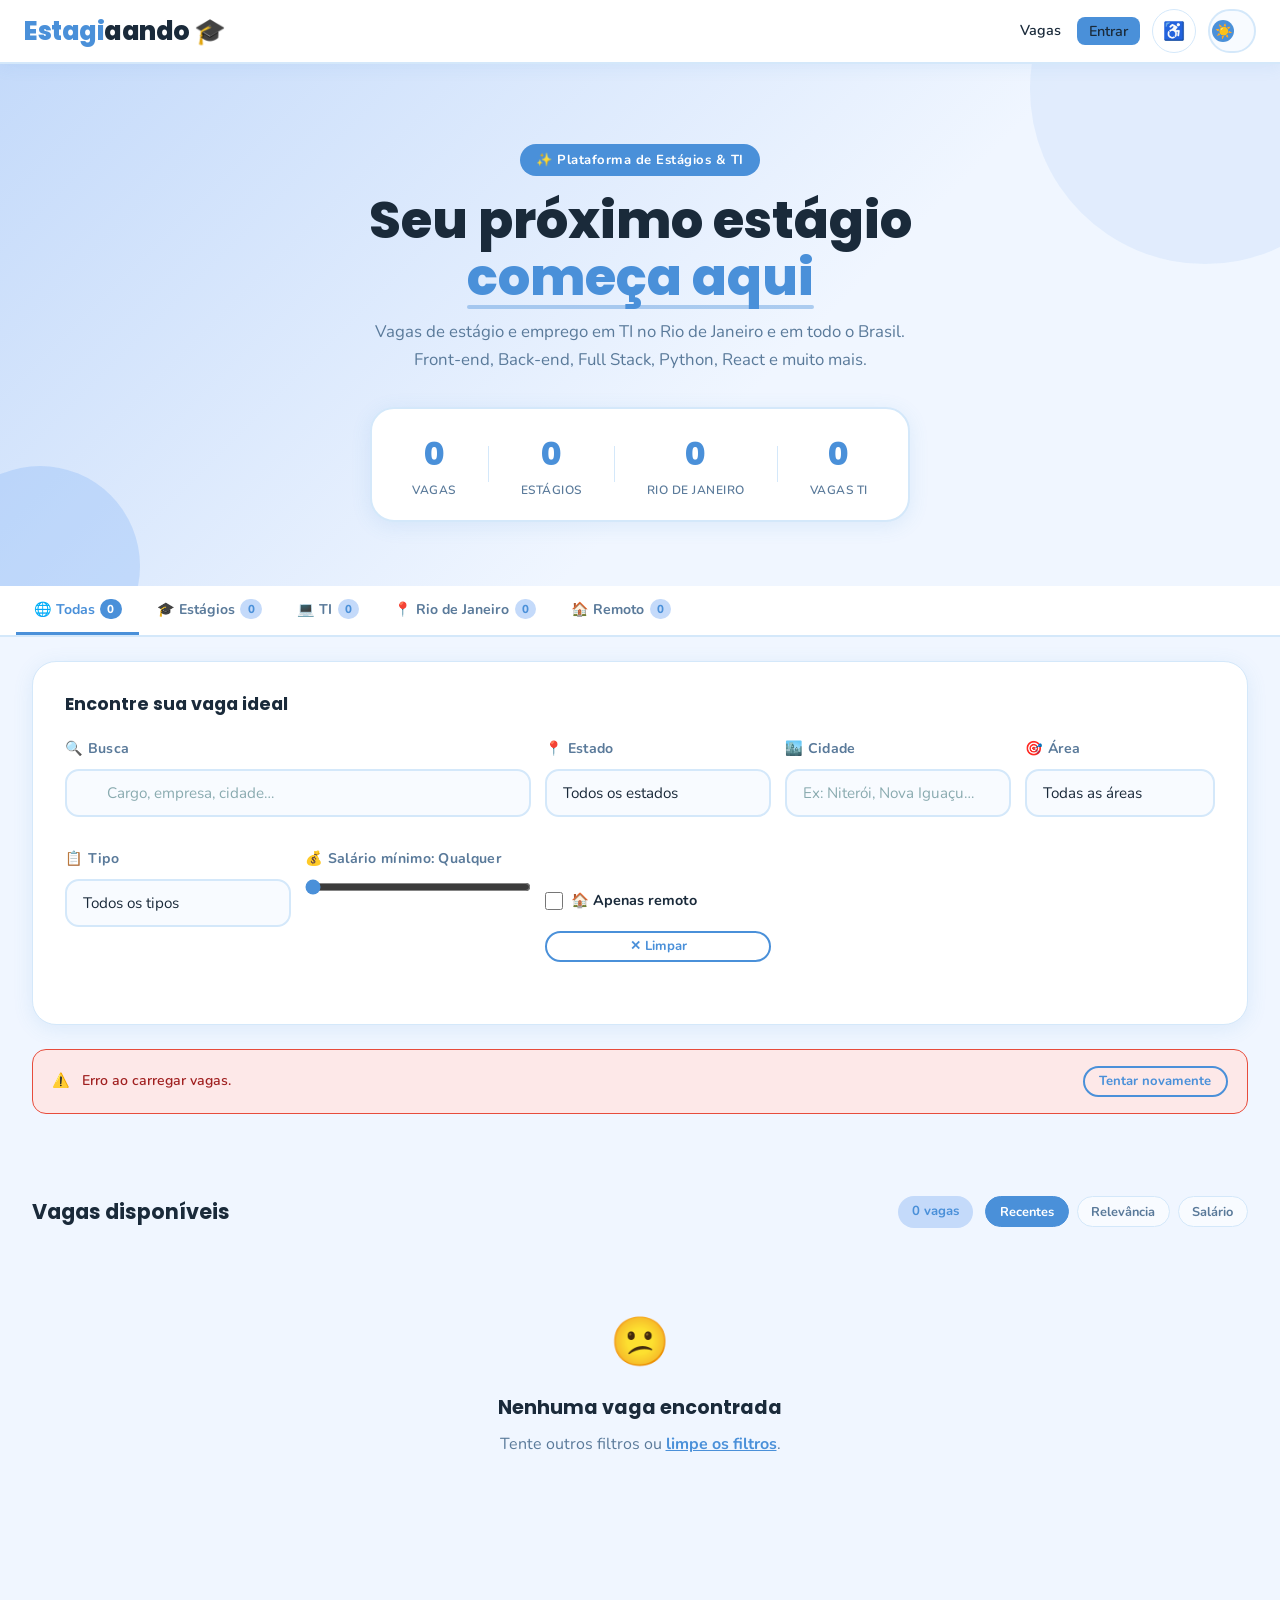
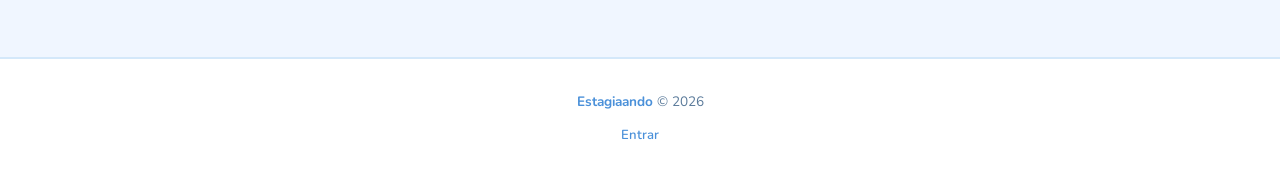
<file: public/estagiando/index.html>
<!DOCTYPE html>
<html lang="pt-BR">
<head>
  <meta charset="UTF-8" />
  <meta name="viewport" content="width=device-width, initial-scale=1.0" />

  <!-- ── SEO ─────────────────────────────────────────────────── -->
  <title>Estagiaando — Vagas de Estágio e TI no Rio de Janeiro e Brasil</title>
  <meta name="description" content="Encontre vagas de estágio e emprego em TI no Rio de Janeiro e em todo o Brasil. Front-end, Back-end, Full Stack, Python, React, DevOps e muito mais. Grátis para estudantes." />
  <meta name="keywords" content="estágio, vaga de estágio, emprego TI, desenvolvedor Rio de Janeiro, estágio programação, estágio tecnologia, estagiando" />
  <meta name="robots" content="index, follow" />
  <link rel="canonical" href="https://estagiaando.com.br/" />

  <!-- ── OPEN GRAPH ────────────────────────────────────────────── -->
  <meta property="og:type"        content="website" />
  <meta property="og:url"         content="https://estagiaando.com.br/" />
  <meta property="og:title"       content="Estagiaando — Vagas de Estágio e TI" />
  <meta property="og:description" content="Conectamos estudantes às melhores oportunidades de estágio em TI e em todo o Brasil. Simples, rápido e gratuito." />
  <meta property="og:image"       content="https://estagiaando.com.br/og-image.png" />
  <meta property="og:locale"      content="pt_BR" />
  <meta name="twitter:card"       content="summary_large_image" />
  <meta name="twitter:title"      content="Estagiaando — Vagas de Estágio e TI" />
  <meta name="twitter:description" content="Vagas de estágio em TI, Rio de Janeiro e todo o Brasil." />

  <!-- ── STRUCTURED DATA ──────────────────────────────────────── -->
  <script type="application/ld+json">
  {
    "@context": "https://schema.org",
    "@type": "WebSite",
    "name": "Estagiaando",
    "url": "https://estagiaando.com.br/",
    "description": "Plataforma de vagas de estágio e emprego em TI para estudantes brasileiros",
    "potentialAction": {
      "@type": "SearchAction",
      "target": "https://estagiaando.com.br/?q={search_term_string}",
      "query-input": "required name=search_term_string"
    }
  }
  </script>

  <!-- ── FAVICON ──────────────────────────────────────────────── -->
  <link rel="icon" href="data:image/svg+xml,<svg xmlns='http://www.w3.org/2000/svg' viewBox='0 0 100 100'><text y='.9em' font-size='90'>🎓</text></svg>" />

  <!-- ── CSS ──────────────────────────────────────────────────── -->
  <link rel="stylesheet" href="css/style.css" />
  <link rel="stylesheet" href="css/index.css" />
  <link rel="preconnect" href="https://fonts.googleapis.com" />
  <link rel="preconnect" href="https://fonts.gstatic.com" crossorigin />
  <link rel="preload"    href="js/main.js"  as="script" />
  <link rel="preload"    href="js/index.js" as="script" />
</head>
<body>

<!-- ══════════════════════════════════════════════════════════════
     NAVBAR
════════════════════════════════════════════════════════════════ -->
<nav class="navbar" role="navigation" aria-label="Navegação principal">
  <a href="index.html" class="navbar-logo" aria-label="Estagiaando — página inicial">
    Estagi<span>aando</span> 🎓
  </a>

  <div class="navbar-direita">
    <ul class="navbar-links" role="list">
      <li><a href="index.html" aria-current="page">Vagas</a></li>
      <li id="link-dashboard" style="display:none">
        <a href="pages/dashboard-estudante.html" id="link-area-usuario">Minha Área</a>
      </li>
      <li id="link-login">
        <a href="pages/login.html" class="btn btn-primario btn-sm">Entrar</a>
      </li>
      <li id="link-sair" style="display:none">
        <a href="#" onclick="encerrarSessao()" class="btn btn-secundario btn-sm">Sair</a>
      </li>
    </ul>

    <!-- Acessibilidade -->
    <div class="acess-widget" id="acess-widget">
      <button class="acess-btn-principal" id="acess-toggle"
              onclick="toggleAcessWidget()"
              aria-label="Opções de acessibilidade"
              aria-expanded="false"
              aria-controls="acess-painel">♿</button>
      <div class="acess-painel" id="acess-painel" aria-hidden="true" role="dialog" aria-label="Acessibilidade">
        <div class="acess-painel-titulo">Acessibilidade</div>
        <div class="acess-opcao">
          <span class="acess-opcao-label">Tamanho da fonte</span>
          <div class="acess-font-controles" role="group" aria-label="Controle de fonte">
            <button class="acess-font-btn" onclick="alterarFonte(-1)" aria-label="Diminuir fonte">A−</button>
            <span class="acess-font-valor" id="acess-font-valor" aria-live="polite">100%</span>
            <button class="acess-font-btn" onclick="alterarFonte(1)"  aria-label="Aumentar fonte">A+</button>
          </div>
        </div>
        <button class="acess-reset" onclick="resetarAcessibilidade()">↺ Resetar</button>
      </div>
    </div>

    <!-- Tema -->
    <button class="btn-tema" onclick="alternarTema()"
            title="Alternar modo escuro"
            aria-label="Alternar tema claro/escuro"></button>

    <!-- Menu mobile -->
    <button class="navbar-menu-btn" id="navbar-menu-btn"
            onclick="toggleMenuMobile()"
            aria-label="Abrir menu de navegação"
            aria-expanded="false"
            aria-controls="navbar-drawer">
      <span></span><span></span><span></span>
    </button>
  </div>
</nav>

<!-- Drawer mobile -->
<nav class="navbar-drawer" id="navbar-drawer" aria-label="Menu mobile">
  <a href="index.html">🏠 Vagas</a>
  <div id="m-link-dashboard" style="display:none">
    <a href="pages/dashboard-estudante.html" id="m-link-area-usuario">🎓 Minha Área</a>
  </div>
  <div id="m-link-login">
    <a href="pages/login.html" class="btn btn-primario btn-sm" style="width:100%">Entrar / Cadastrar</a>
  </div>
  <div id="m-link-sair" style="display:none">
    <a href="#" onclick="encerrarSessao()" class="btn btn-secundario btn-sm" style="width:100%">Sair</a>
  </div>
</nav>

<!-- ══════════════════════════════════════════════════════════════
     HERO
════════════════════════════════════════════════════════════════ -->
<section class="hero" aria-label="Apresentação">
  <div class="container">
    <div class="hero-conteudo animar-entrada">
      <span class="hero-badge">✨ Plataforma de Estágios &amp; TI</span>
      <h1 class="hero-titulo">
        Seu próximo estágio<br/>
        <span class="hero-destaque">começa aqui</span>
      </h1>
      <p class="hero-subtitulo">
        Vagas de estágio e emprego em TI no Rio de Janeiro e em todo o Brasil.<br/>
        Front-end, Back-end, Full Stack, Python, React e muito mais.
      </p>

      <div class="hero-stats" role="region" aria-label="Estatísticas de vagas">
        <div class="stat-item">
          <span class="stat-numero" id="stat-total">—</span>
          <span class="stat-label">Vagas</span>
        </div>
        <div class="stat-divisor" aria-hidden="true"></div>
        <div class="stat-item">
          <span class="stat-numero" id="stat-estagios">—</span>
          <span class="stat-label">Estágios</span>
        </div>
        <div class="stat-divisor" aria-hidden="true"></div>
        <div class="stat-item">
          <span class="stat-numero" id="stat-rj">—</span>
          <span class="stat-label">Rio de Janeiro</span>
        </div>
        <div class="stat-divisor" aria-hidden="true"></div>
        <div class="stat-item">
          <span class="stat-numero" id="stat-ti">—</span>
          <span class="stat-label">Vagas TI</span>
        </div>
      </div>
    </div>
  </div>
  <div class="hero-blob hero-blob-1" aria-hidden="true"></div>
  <div class="hero-blob hero-blob-2" aria-hidden="true"></div>
</section>

<!-- ══════════════════════════════════════════════════════════════
     ABAS
════════════════════════════════════════════════════════════════ -->
<nav class="secao-abas" aria-label="Categorias de vagas">
  <ul class="abas-lista" role="tablist">
    <li role="presentation">
      <button class="aba-btn ativo" role="tab" data-aba="todas"
              aria-selected="true" aria-controls="lista-vagas" id="tab-todas">
        🌐 Todas <span class="aba-badge" id="contador-todas">…</span>
      </button>
    </li>
    <li role="presentation">
      <button class="aba-btn" role="tab" data-aba="estagios"
              aria-selected="false" id="tab-estagios">
        🎓 Estágios <span class="aba-badge" id="contador-estagios">…</span>
      </button>
    </li>
    <li role="presentation">
      <button class="aba-btn" role="tab" data-aba="ti"
              aria-selected="false" id="tab-ti">
        💻 TI <span class="aba-badge" id="contador-ti">…</span>
      </button>
    </li>
    <li role="presentation">
      <button class="aba-btn" role="tab" data-aba="rj"
              aria-selected="false" id="tab-rj">
        📍 Rio de Janeiro <span class="aba-badge" id="contador-rj">…</span>
      </button>
    </li>
    <li role="presentation">
      <button class="aba-btn" role="tab" data-aba="remoto"
              aria-selected="false" id="tab-remoto">
        🏠 Remoto <span class="aba-badge" id="contador-remoto">…</span>
      </button>
    </li>
  </ul>
</nav>

<!-- ══════════════════════════════════════════════════════════════
     FILTROS
════════════════════════════════════════════════════════════════ -->
<section class="secao-filtros" aria-label="Filtros de busca">
  <div class="container">
    <div class="filtros-card card">
      <h2 class="filtros-titulo"> Encontre sua vaga ideal</h2>

      <div class="filtros-grid">

        <!-- Busca textual -->
        <div class="form-grupo filtros-busca">
          <label class="form-label" for="filtro-busca">🔍 Busca</label>
          <div style="position:relative">
            <input class="form-input busca-input" id="filtro-busca"
                   type="search"
                   placeholder="Cargo, empresa, cidade…"
                   autocomplete="off"
                   aria-label="Buscar vagas por cargo, empresa ou cidade" />
            <button class="busca-clear" id="busca-clear"
                    onclick="limparBusca()"
                    aria-label="Limpar busca">✕</button>
          </div>
        </div>

        <!-- Estado -->
        <div class="form-grupo">
          <label class="form-label" for="filtro-estado">📍 Estado</label>
          <select class="form-select" id="filtro-estado" aria-label="Filtrar por estado">
            <option value="">Todos os estados</option>
            <option value="RJ">RJ — Rio de Janeiro ⭐</option>
            <option value="SP">SP — São Paulo</option>
            <option value="MG">MG — Minas Gerais</option>
            <option value="ES">ES — Espírito Santo</option>
            <option value="AC">AC — Acre</option>
            <option value="AL">AL — Alagoas</option>
            <option value="AP">AP — Amapá</option>
            <option value="AM">AM — Amazonas</option>
            <option value="BA">BA — Bahia</option>
            <option value="CE">CE — Ceará</option>
            <option value="DF">DF — Distrito Federal</option>
            <option value="GO">GO — Goiás</option>
            <option value="MA">MA — Maranhão</option>
            <option value="MT">MT — Mato Grosso</option>
            <option value="MS">MS — Mato Grosso do Sul</option>
            <option value="PA">PA — Pará</option>
            <option value="PB">PB — Paraíba</option>
            <option value="PR">PR — Paraná</option>
            <option value="PE">PE — Pernambuco</option>
            <option value="PI">PI — Piauí</option>
            <option value="RN">RN — Rio Grande do Norte</option>
            <option value="RS">RS — Rio Grande do Sul</option>
            <option value="RO">RO — Rondônia</option>
            <option value="RR">RR — Roraima</option>
            <option value="SC">SC — Santa Catarina</option>
            <option value="SE">SE — Sergipe</option>
            <option value="TO">TO — Tocantins</option>
          </select>
        </div>

        <!-- Cidade -->
        <div class="form-grupo">
          <label class="form-label" for="filtro-cidade">🏙️ Cidade</label>
          <input class="form-input" id="filtro-cidade"
                 type="text"
                 placeholder="Ex: Niterói, Nova Iguaçu…"
                 aria-label="Filtrar por cidade" />
        </div>

        <!-- Área -->
        <div class="form-grupo">
          <label class="form-label" for="filtro-area">🎯 Área</label>
          <select class="form-select" id="filtro-area" aria-label="Filtrar por área de atuação">
            <option value="">Todas as áreas</option>
            <option value="tecnologia">💻 Tecnologia</option>
            <option value="saude">🏥 Saúde</option>
            <option value="design">🎨 Design</option>
            <option value="financas">💰 Finanças</option>
            <option value="marketing">📣 Marketing</option>
            <option value="vendas">🛒 Vendas</option>
            <option value="administrativo">🗂 Administrativo</option>
            <option value="rh">👥 Recursos Humanos</option>
            <option value="engenharia">⚙️ Engenharia</option>
            <option value="juridico">⚖️ Jurídico</option>
            <option value="logistica">🚚 Logística</option>
            <option value="educacao">📚 Educação</option>
            <option value="consultoria">🧭 Consultoria</option>
            <option value="geral">🌐 Geral</option>
          </select>
        </div>

        <!-- Tipo -->
        <div class="form-grupo">
          <label class="form-label" for="filtro-tipo">📋 Tipo</label>
          <select class="form-select" id="filtro-tipo" aria-label="Filtrar por tipo de vaga">
            <option value="">Todos os tipos</option>
            <option value="estagio">🎓 Estágio</option>
            <option value="efetivo">💼 CLT/Efetivo</option>
            <option value="remoto">🏠 Remoto</option>
          </select>
        </div>

        <!-- Salário -->
        <div class="form-grupo">
          <label class="form-label" for="filtro-salario">
            💰 Salário mínimo: <span id="filtro-salario-val">Qualquer</span>
          </label>
          <input type="range" id="filtro-salario" min="0" max="5000" step="200" value="0"
                 style="width:100%;accent-color:var(--cor-acento)"
                 aria-label="Filtrar por salário mínimo" />
        </div>

        <!-- Ações -->
        <div class="form-grupo filtros-acao">
          <label class="form-label" style="opacity:0" aria-hidden="true">ação</label>
          <label style="display:flex;align-items:center;gap:.5rem;font-size:.9rem;font-weight:700;cursor:pointer;min-height:44px">
            <input type="checkbox" id="filtro-remoto" style="width:18px;height:18px;accent-color:var(--cor-acento)" />
            🏠 Apenas remoto
          </label>
          <button class="btn btn-secundario btn-sm" onclick="limparFiltros()" aria-label="Limpar todos os filtros">
            ✕ Limpar
          </button>
        </div>

      </div>

      <!-- Chips dos filtros ativos -->
      <div class="filtros-ativos" id="filtros-ativos" aria-label="Filtros ativos" role="list"></div>
    </div>
  </div>
</section>

<!-- ══════════════════════════════════════════════════════════════
     VAGAS
════════════════════════════════════════════════════════════════ -->
<main class="secao-vagas" id="secao-vagas" role="main">
  <div class="container">

    <!-- Erro API -->
    <div class="api-erro-banner" id="api-erro-banner" role="alert">
      <span>⚠️</span>
      <span class="erro-msg">Erro ao carregar vagas.</span>
      <button class="btn btn-sm btn-secundario"
              onclick="location.reload()" style="margin-left:auto">
        Tentar novamente
      </button>
    </div>

    <!-- Status bar -->
    <div class="vagas-status-bar" id="status-bar" role="status" aria-live="polite">
      <div class="status-spinner" aria-hidden="true"></div>
      <span class="status-msg">Buscando vagas…</span>
    </div>

    <!-- Cabeçalho + sort -->
    <div class="vagas-cabecalho">
      <div>
        <h2 class="vagas-titulo">Vagas disponíveis</h2>
      </div>
      <div style="display:flex;align-items:center;gap:.75rem;flex-wrap:wrap">
        <span class="vagas-contador" id="contador-vagas" aria-live="polite">—</span>
        <div class="vagas-sort" role="group" aria-label="Ordenar resultados">
          <button class="sort-btn ativo" data-sort="recentes" aria-pressed="true">Recentes</button>
          <button class="sort-btn" data-sort="relevancia"  aria-pressed="false">Relevância</button>
          <button class="sort-btn" data-sort="salario"     aria-pressed="false">Salário</button>
        </div>
      </div>
    </div>

    <!-- Grid de vagas -->
    <div class="vagas-grid" id="lista-vagas" role="list" aria-label="Lista de vagas"></div>

    <!-- Estado vazio -->
    <div class="vagas-vazio" id="vagas-vazio" style="display:none" role="status">
      <span class="vazio-emoji" aria-hidden="true">😕</span>
      <h3>Nenhuma vaga encontrada</h3>
      <p>Tente outros filtros ou <a href="#" onclick="limparFiltros()">limpe os filtros</a>.</p>
    </div>

    <!-- Carregar mais -->
    <div class="carregar-mais-wrap">
      <button class="btn btn-secundario" id="btn-carregar-mais"
              onclick="carregarMais()"
              style="display:none"
              aria-label="Carregar mais vagas">
        ↓ Carregar mais vagas
      </button>
    </div>

  </div>
</main>

<!-- ══════════════════════════════════════════════════════════════
     MODAL (detalhe de vaga)
════════════════════════════════════════════════════════════════ -->
<div class="modal-overlay" id="modal-overlay"
     onclick="fecharModal()"
     role="dialog"
     aria-modal="true"
     aria-label="Detalhes da vaga">
  <div class="modal" onclick="event.stopPropagation()">
    <button class="modal-fechar" onclick="fecharModal()"
            aria-label="Fechar modal">✕</button>
    <div id="modal-conteudo"></div>
  </div>
</div>

<!-- ══════════════════════════════════════════════════════════════
     FOOTER
════════════════════════════════════════════════════════════════ -->
<footer role="contentinfo">
  <p><strong>Estagiaando</strong> &copy; 2026</p>
  
  <nav class="footer-links" aria-label="Links do rodapé">
    <a href="pages/login.html">Entrar</a>
  </nav>
</footer>

<!-- ── SCRIPTS ───────────────────────────────────────────────── -->
<script src="js/main.js"></script>
<script src="js/index.js"></script>

</body>
</html>
</file>
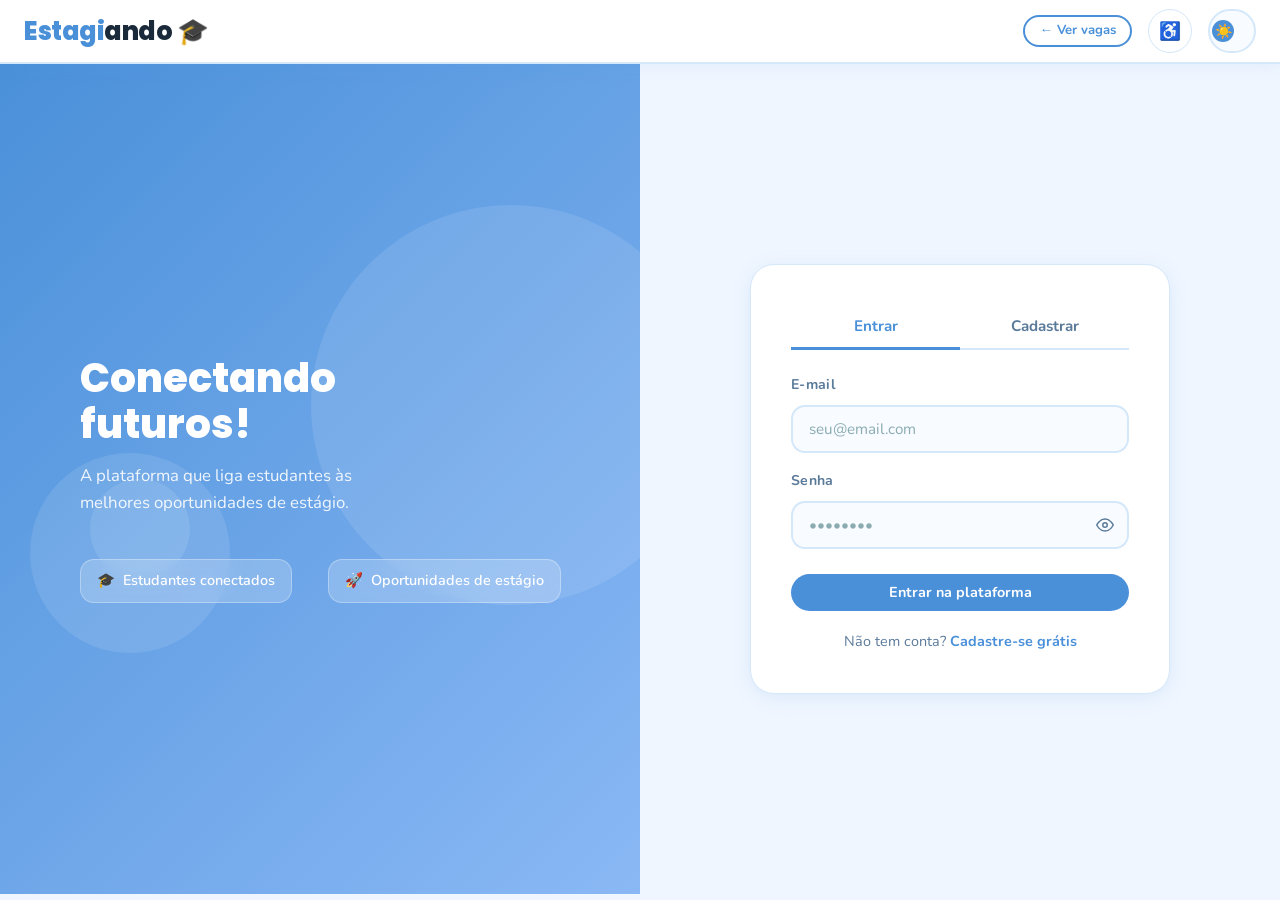
<file: public/estagiando/pages/dashboard-estudante.html>
<!DOCTYPE html>
<html lang="pt-BR">
<head>
  <meta charset="UTF-8" />
  <meta name="viewport" content="width=device-width, initial-scale=1.0" />
  <title>Estagiando — Meu Perfil</title>
  <meta name="robots" content="noindex" />
  <link rel="icon" href="data:image/svg+xml,<svg xmlns='http://www.w3.org/2000/svg' viewBox='0 0 100 100'><text y='.9em' font-size='90'>🎓</text></svg>" />
  <link rel="stylesheet" href="../css/style.css" />
  <link rel="stylesheet" href="../css/dashboard.css" />
</head>
<body>

<nav class="navbar" role="navigation" aria-label="Navegação">
  <a href="../index.html" class="navbar-logo">Estagi<span>ando</span> 🎓</a>
  <div class="navbar-direita">
    <ul class="navbar-links">
      <li><a href="../index.html">← Ver vagas</a></li>
      <li><a href="#" onclick="encerrarSessao()" class="btn btn-secundario btn-sm">Sair</a></li>
    </ul>
    <div class="acess-widget" id="acess-widget">
      <button class="acess-btn-principal" id="acess-toggle"
              onclick="toggleAcessWidget()"
              aria-label="Acessibilidade"
              aria-expanded="false">♿</button>
      <div class="acess-painel" id="acess-painel" aria-hidden="true">
        <div class="acess-painel-titulo">Acessibilidade</div>
        <div class="acess-opcao">
          <span class="acess-opcao-label">Tamanho da fonte</span>
          <div class="acess-font-controles">
            <button class="acess-font-btn" onclick="alterarFonte(-1)" aria-label="Diminuir fonte">A−</button>
            <span class="acess-font-valor" id="acess-font-valor" aria-live="polite">100%</span>
            <button class="acess-font-btn" onclick="alterarFonte(1)"  aria-label="Aumentar fonte">A+</button>
          </div>
        </div>
        <button class="acess-reset" onclick="resetarAcessibilidade()">↺ Resetar</button>
      </div>
    </div>
    <button class="btn-tema" onclick="alternarTema()" aria-label="Alternar tema"></button>
  </div>
</nav>

<main class="dashboard-pagina container" role="main">

  <div class="perfil-header card animar-entrada">
    <div class="perfil-avatar" id="perfil-avatar" aria-hidden="true">?</div>
    <div class="perfil-info">
      <h1 class="perfil-nome" id="perfil-nome">Carregando…</h1>
      <p class="perfil-email" id="perfil-email"></p>
      <div class="perfil-tags">
        <span class="tag" id="perfil-area-tag">—</span>
        <span class="tag tag-tech">🎓 Estudante</span>
      </div>
    </div>
  </div>

  <div class="dash-stats animar-entrada" role="region" aria-label="Estatísticas de vagas">
    <div class="dash-stat-card card">
      <span class="dash-stat-numero" id="stat-vagas-disponiveis">0</span>
      <span class="dash-stat-label">Vagas disponíveis</span>
    </div>
    <div class="dash-stat-card card">
      <span class="dash-stat-numero" id="stat-rj">0</span>
      <span class="dash-stat-label">Vagas no RJ</span>
    </div>
    <div class="dash-stat-card card">
      <span class="dash-stat-numero" id="stat-estagios">0</span>
      <span class="dash-stat-label">Estágios</span>
    </div>
  </div>

  <div class="dash-secao animar-entrada">
    <h2 class="dash-secao-titulo">⭐ Vagas recomendadas para você</h2>
    <div id="dash-loading" style="text-align:center;padding:2rem;color:var(--texto-secundario)">
      <span class="spinner">⏳</span> Buscando vagas…
    </div>
    <div class="vagas-grid" id="vagas-recomendadas" role="list" aria-label="Vagas recomendadas"></div>
  </div>

</main>

<footer role="contentinfo">
  <p>Feito com ❤️ · <strong>Estagiando</strong> &copy; 2025</p>
</footer>

<script src="../js/main.js"></script>
<script src="../js/dashboard-estudante.js"></script>
</body>
</html>
</file>
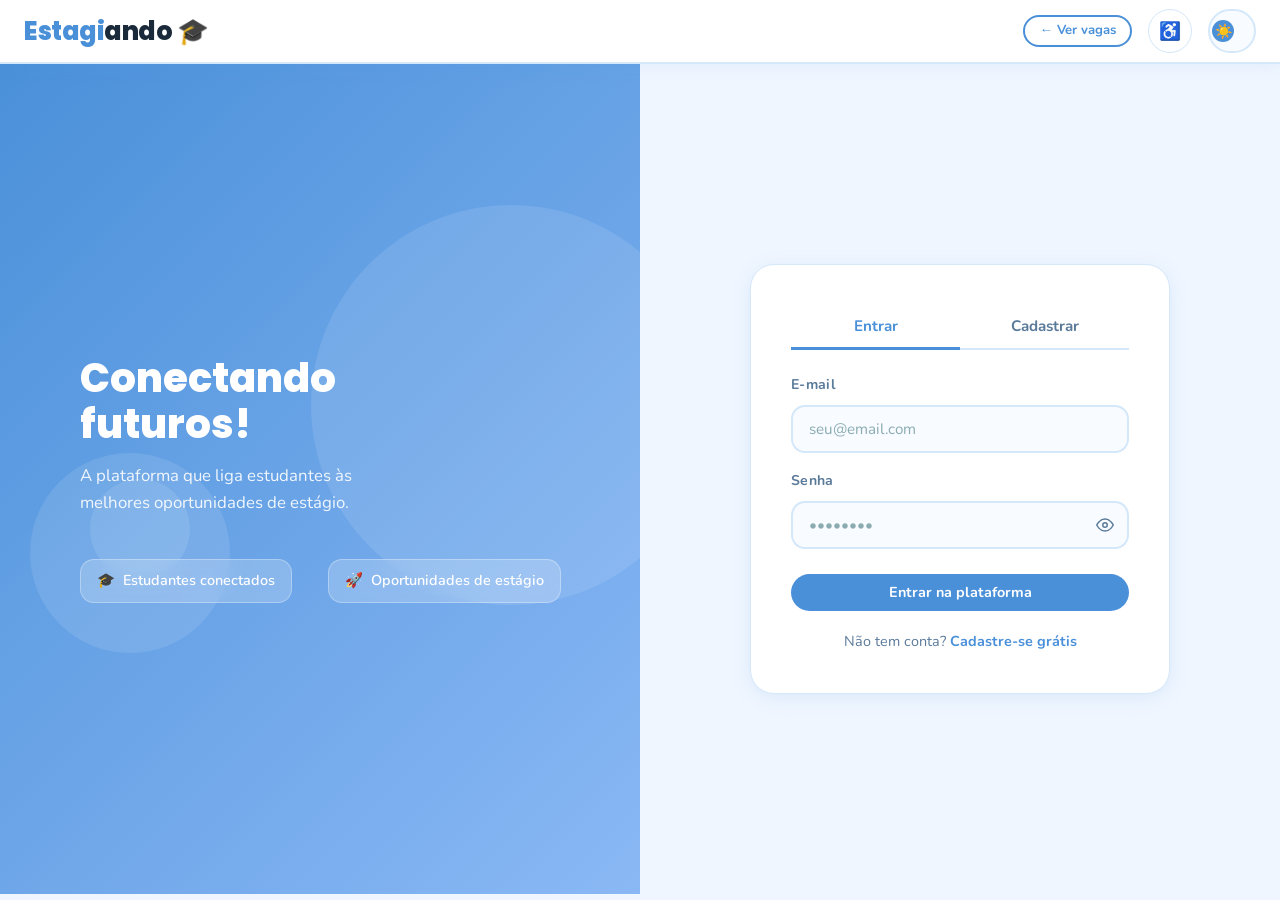
<file: public/estagiando/pages/login.html>
<!DOCTYPE html>

<html lang="pt-BR">
<head>
  <meta charset="UTF-8" />
  <meta name="viewport" content="width=device-width, initial-scale=1.0" />
  <title>Estagiando — Entrar</title>
  <link rel="icon" href="data:image/svg+xml,<svg xmlns='http://www.w3.org/2000/svg' viewBox='0 0 100 100'><text y='.9em' font-size='90'>🎓</text></svg>" />

  <link rel="stylesheet" href="../css/style.css" />
  <link rel="stylesheet" href="../css/login.css" />
</head>
<body>

  <nav class="navbar">
    <a href="../index.html" class="navbar-logo">Estagi<span>ando</span> 🎓</a>
    <div style="display:flex;align-items:center;gap:1rem">
      <a href="../index.html" class="btn btn-secundario btn-sm">← Ver vagas</a>
      <div class="acess-widget" id="acess-widget">
        <button class="acess-btn-principal" id="acess-toggle" onclick="toggleAcessWidget()" aria-label="Opções de acessibilidade" title="Acessibilidade">♿</button>
        <div class="acess-painel" id="acess-painel" aria-hidden="true">
          <div class="acess-painel-titulo">Acessibilidade</div>
          <div class="acess-opcao">
            <span class="acess-opcao-label">Tamanho da fonte</span>
            <div class="acess-font-controles">
              <button class="acess-font-btn" onclick="alterarFonte(-1)" aria-label="Diminuir fonte" title="Diminuir fonte">A−</button>
              <span class="acess-font-valor" id="acess-font-valor">100%</span>
              <button class="acess-font-btn" onclick="alterarFonte(1)" aria-label="Aumentar fonte" title="Aumentar fonte">A+</button>
            </div>
          </div>
          <button class="acess-reset" onclick="resetarAcessibilidade()">↺ Resetar</button>
        </div>
      </div>
      <button class="btn-tema" onclick="alternarTema()" title="Alternar modo escuro" aria-label="Alternar tema"></button>
    </div>
  </nav>

  <main class="login-pagina">

    <div class="login-painel-esq">
      <div class="login-ilustracao">
        <div class="ilustr-circulo grande"></div>
        <div class="ilustr-circulo medio"></div>
        <div class="ilustr-circulo pequeno"></div>

        <div class="ilustr-texto">
          <h2>Conectando<br/>futuros!</h2>
          <p>A plataforma que liga estudantes às melhores oportunidades de estágio.</p>

          <div class="mini-card">
            <span>🎓</span> Estudantes conectados
          </div>
          <div class="mini-card" style="margin-left:2rem;margin-top:0.6rem">
            <span>🚀</span> Oportunidades de estágio
          </div>
        </div>
      </div>
    </div>

    <div class="login-painel-dir">
      <div class="login-form-container card animar-entrada">

        <div class="abas">
          <button class="aba ativo" id="aba-login" onclick="mostrarAba('login')">
            Entrar
          </button>
          <button class="aba" id="aba-cadastro" onclick="mostrarAba('cadastro')">
            Cadastrar
          </button>
        </div>

        <div id="alerta-login" class="alerta"></div>

        <div id="form-login">
          <div class="form-grupo">
            <label class="form-label" for="login-email">E-mail</label>
            <input
              class="form-input"
              type="email"
              id="login-email"
              placeholder="seu@email.com"
            />
          </div>

          <div class="form-grupo">
            <label class="form-label" for="login-senha">Senha</label>
            <div class="input-senha-wrapper">
              <input
                class="form-input"
                type="password"
                id="login-senha"
                placeholder="••••••••"
              />
              <button type="button" class="btn-olho" onclick="alternarSenha('login-senha', this)" aria-label="Mostrar/ocultar senha" title="Mostrar senha">
                <svg id="olho-login-senha" width="18" height="18" viewBox="0 0 24 24" fill="none" stroke="currentColor" stroke-width="2" stroke-linecap="round" stroke-linejoin="round"><path d="M1 12s4-8 11-8 11 8 11 8-4 8-11 8-11-8-11-8z"/><circle cx="12" cy="12" r="3"/></svg>
              </button>
            </div>
          </div>

          <button class="btn btn-primario" style="width:100%;margin-top:0.5rem" onclick="fazerLogin()">
            Entrar na plataforma
          </button>

          <p class="link-alternar">
            Não tem conta?
            <a href="#" onclick="mostrarAba('cadastro')">Cadastre-se grátis</a>
          </p>
        </div>

        <div id="form-cadastro" style="display:none">

          <div class="form-grupo">
            <label class="form-label" for="cad-nome" id="label-nome">Nome completo</label>
            <input
              class="form-input"
              type="text"
              id="cad-nome"
              placeholder="Seu nome"
            />
          </div>

          <div class="form-grupo">
            <label class="form-label" for="cad-email">E-mail</label>
            <input
              class="form-input"
              type="text"
              id="cad-email"
              placeholder="seu@email.com"
              oninput="validarEmailAoDigitar(this)"
            />
            <span id="feedback-email" style="font-size:0.8rem;margin-top:0.2rem;display:none"></span>
          </div>

          <div class="form-grupo" id="campo-cpf">
            <label class="form-label" for="cad-cpf">CPF</label>
            <input
              class="form-input"
              type="text"
              id="cad-cpf"
              placeholder="000.000.000-00"
              maxlength="14"
              oninput="mascararCpf(this)"
            />
            <span id="feedback-cpf" style="font-size:0.8rem;margin-top:0.2rem;display:none"></span>
          </div>

          <div class="form-grupo">
            <label class="form-label" for="cad-senha">Senha</label>
            <div class="input-senha-wrapper">
              <input
                class="form-input"
                type="password"
                id="cad-senha"
                placeholder="Mínimo 8 caracteres"
                oninput="validarSenhaAoDigitar(this)"
              />
              <button type="button" class="btn-olho" onclick="alternarSenha('cad-senha', this)" aria-label="Mostrar/ocultar senha" title="Mostrar senha">
                <svg width="18" height="18" viewBox="0 0 24 24" fill="none" stroke="currentColor" stroke-width="2" stroke-linecap="round" stroke-linejoin="round"><path d="M1 12s4-8 11-8 11 8 11 8-4 8-11 8-11-8-11-8z"/><circle cx="12" cy="12" r="3"/></svg>
              </button>
            </div>
            <!-- Barra de força da senha -->
            <div id="forca-barra-wrap" style="margin-top:0.5rem;display:none">
              <div style="height:4px;border-radius:2px;background:var(--borda-cor);overflow:hidden">
                <div id="forca-barra" style="height:100%;width:0%;border-radius:2px;transition:width 0.3s,background 0.3s"></div>
              </div>
              <span id="forca-texto" style="font-size:0.78rem;font-weight:600;margin-top:0.25rem;display:block"></span>
            </div>
            <!-- Requisitos -->
            <ul id="senha-requisitos" style="list-style:none;padding:0;margin:0.5rem 0 0;font-size:0.78rem;display:none">
              <li id="req-min"  style="color:var(--texto-secundario)">&#x25CB; Mínimo 8 caracteres</li>
              <li id="req-mai"  style="color:var(--texto-secundario)">&#x25CB; Uma letra maiúscula</li>
              <li id="req-num"  style="color:var(--texto-secundario)">&#x25CB; Um número</li>
              <li id="req-esp"  style="color:var(--texto-secundario)">&#x25CB; Um caractere especial (!@#$%)</li>
              <li id="req-max"  style="color:var(--texto-secundario)">&#x25CB; Máximo 72 caracteres</li>
            </ul>
          </div>

          <!-- CONFIRMAR SENHA -->
          <div class="form-grupo">
            <label class="form-label" for="cad-confirma-senha">Confirmar senha</label>
            <div class="input-senha-wrapper">
              <input
                class="form-input"
                type="password"
                id="cad-confirma-senha"
                placeholder="Repita a senha"
                oninput="validarConfirmaSenha(this)"
              />
              <button type="button" class="btn-olho" onclick="alternarSenha('cad-confirma-senha', this)" aria-label="Mostrar/ocultar senha" title="Mostrar senha">
                <svg width="18" height="18" viewBox="0 0 24 24" fill="none" stroke="currentColor" stroke-width="2" stroke-linecap="round" stroke-linejoin="round"><path d="M1 12s4-8 11-8 11 8 11 8-4 8-11 8-11-8-11-8z"/><circle cx="12" cy="12" r="3"/></svg>
              </button>
            </div>
            <span id="feedback-confirma" style="font-size:0.8rem;margin-top:0.2rem;display:none"></span>
          </div>

          <div class="form-grupo" id="campo-area" >
            <label class="form-label" for="cad-area">Área de interesse</label>
            <select class="form-select" id="cad-area">
              <option value="">Selecione sua área</option>
              <option value="tecnologia">💻 Tecnologia</option>
              <option value="saude">🏥 Saúde</option>
              <option value="design">🎨 Design</option>
              <option value="negocios">💼 Negócios / Administração</option>
              <option value="outros">📚 Outros</option>
            </select>
          </div>

          <div class="divisor" style="margin: 1rem 0 1.2rem"></div>
          <p class="form-label" style="margin-bottom:1rem;font-size:0.95rem;color:var(--texto-principal)">📍 Endereço</p>

          <div class="form-grupo">
            <label class="form-label" for="cad-cep">CEP</label>
            <div style="display:flex;gap:0.6rem;align-items:center">
              <input
                class="form-input"
                type="text"
                id="cad-cep"
                placeholder="00000-000"
                maxlength="9"
                style="flex:1"
                oninput="mascararCep(this)"
              />
              <button
                type="button"
                class="btn btn-primario btn-sm"
                id="btn-buscar-cep"
                onclick="buscarCep()"
                style="white-space:nowrap;height:44px"
              >
                🔍 Buscar
              </button>
            </div>
            <div id="alerta-cep" class="alerta" style="margin-top:0.5rem;margin-bottom:0"></div>
          </div>

          <div class="form-grupo">
            <label class="form-label" for="cad-rua">Endereço</label>
            <input class="form-input" type="text" id="cad-rua" placeholder="Rua, Avenida..." readonly style="background:var(--fundo-input);opacity:0.8" />
          </div>

          <div style="display:grid;grid-template-columns:1fr 1fr;gap:0 1rem">
            <div class="form-grupo">
              <label class="form-label" for="cad-numero">Número</label>
              <input class="form-input" type="text" id="cad-numero" placeholder="Ex: 123" />
            </div>
            <div class="form-grupo">
              <label class="form-label" for="cad-complemento">Complemento</label>
              <input class="form-input" type="text" id="cad-complemento" placeholder="Apto, Bloco..." />
            </div>
          </div>

          <div class="form-grupo">
            <label class="form-label" for="cad-bairro">Bairro</label>
            <input class="form-input" type="text" id="cad-bairro" placeholder="Bairro" readonly style="background:var(--fundo-input);opacity:0.8" />
          </div>

          <div style="display:grid;grid-template-columns:1fr 80px;gap:0 1rem">
            <div class="form-grupo">
              <label class="form-label" for="cad-cidade">Cidade</label>
              <input class="form-input" type="text" id="cad-cidade" placeholder="Cidade" readonly style="background:var(--fundo-input);opacity:0.8" />
            </div>
            <div class="form-grupo">
              <label class="form-label" for="cad-uf">UF</label>
              <input class="form-input" type="text" id="cad-uf" placeholder="UF" readonly style="background:var(--fundo-input);opacity:0.8" />
            </div>
          </div>

          <button class="btn btn-primario" style="width:100%;margin-top:0.5rem" onclick="fazerCadastro()">
            Criar minha conta
          </button>

          <p class="link-alternar">
            Já tem conta?
            <a href="#" onclick="mostrarAba('login')">Entrar</a>
          </p>
        </div>

      </div>
    </div>

  </main>

  <script src="../js/main.js"></script>
  <script src="../js/login.js"></script>
  <script>
        function mascararCep(input) {
      let v = input.value.replace(/\D/g, '').substring(0, 8);
      if (v.length > 5) v = v.substring(0, 5) + '-' + v.substring(5);
      input.value = v;
    }

    /* ── Busca de CEP via ViaCEP ── */
    async function buscarCep() {
      const cep = document.getElementById('cad-cep').value.replace(/\D/g, '');
      const alertaEl = document.getElementById('alerta-cep');
      const btnBuscar = document.getElementById('btn-buscar-cep');

      alertaEl.style.display = 'none';

      if (cep.length !== 8) {
        alertaEl.className = 'alerta alerta-erro';
        alertaEl.textContent = 'Digite um CEP válido com 8 dígitos.';
        alertaEl.style.display = 'block';
        return;
      }

      btnBuscar.textContent = '⏳ Buscando...';
      btnBuscar.disabled = true;

      try {
        const res  = await fetch('https://viacep.com.br/ws/' + cep + '/json/');
        const data = await res.json();

        if (data.erro) {
          alertaEl.className = 'alerta alerta-erro';
          alertaEl.textContent = 'CEP não encontrado. Verifique e tente novamente.';
          alertaEl.style.display = 'block';
        } else {
          document.getElementById('cad-rua').value    = data.logradouro || '';
          document.getElementById('cad-bairro').value = data.bairro     || '';
          document.getElementById('cad-cidade').value = data.localidade || '';
          document.getElementById('cad-uf').value     = data.uf         || '';
          document.getElementById('cad-numero').focus();

          alertaEl.className = 'alerta alerta-sucesso';
          alertaEl.textContent = '✅ Endereço encontrado!';
          alertaEl.style.display = 'block';
          setTimeout(function() { alertaEl.style.display = 'none'; }, 3000);
        }
      } catch (e) {
        alertaEl.className = 'alerta alerta-erro';
        alertaEl.textContent = 'Erro ao buscar o CEP. Verifique sua conexão.';
        alertaEl.style.display = 'block';
      } finally {
        btnBuscar.textContent = '🔍 Buscar';
        btnBuscar.disabled = false;
      }
    }

        document.addEventListener('DOMContentLoaded', function () {
      var inputCep = document.getElementById('cad-cep');
      if (inputCep) {
        inputCep.addEventListener('keydown', function(e) {
          if (e.key === 'Enter') buscarCep();
        });
      }
    });

    // SVG olho aberto e fechado
    var SVG_OLHO_ABERTO  = '<svg width="18" height="18" viewBox="0 0 24 24" fill="none" stroke="currentColor" stroke-width="2" stroke-linecap="round" stroke-linejoin="round"><path d="M1 12s4-8 11-8 11 8 11 8-4 8-11 8-11-8-11-8z"/><circle cx="12" cy="12" r="3"/></svg>';
    var SVG_OLHO_FECHADO = '<svg width="18" height="18" viewBox="0 0 24 24" fill="none" stroke="currentColor" stroke-width="2" stroke-linecap="round" stroke-linejoin="round"><path d="M17.94 17.94A10.07 10.07 0 0 1 12 20c-7 0-11-8-11-8a18.45 18.45 0 0 1 5.06-5.94M9.9 4.24A9.12 9.12 0 0 1 12 4c7 0 11 8 11 8a18.5 18.5 0 0 1-2.16 3.19m-6.72-1.07a3 3 0 1 1-4.24-4.24"/><line x1="1" y1="1" x2="23" y2="23"/></svg>';

    function alternarSenha(inputId, btn) {
      var input   = document.getElementById(inputId);
      var mostrar = input.type === 'password';
      input.type  = mostrar ? 'text' : 'password';
      btn.innerHTML = mostrar ? SVG_OLHO_FECHADO : SVG_OLHO_ABERTO;
      btn.title   = mostrar ? 'Ocultar senha' : 'Mostrar senha';
    }
  </script>
</body>
</html>
</file>
<file: public/estagiando/css/style.css>
/* ================================================================
   ESTAGIANDO v4 — style.css
   Design system, variáveis, componentes globais
   Mobile-first, acessível, dark-mode
   ================================================================ */

@import url('https://fonts.googleapis.com/css2?family=Nunito:wght@400;500;600;700;800&family=Poppins:wght@600;700;800&display=swap');

/* ── TOKENS ─────────────────────────────────────────────────── */
:root {
  --cor-primaria:      #c4dafa;
  --cor-primaria-dark: #8ab8f5;
  --cor-acento:        #4a90d9;
  --cor-acento-dark:   #2d6db5;
  --cor-sucesso:       #34c77a;
  --cor-erro:          #e74c3c;
  --cor-aviso:         #f59e0b;

  --fundo-pagina:      #f0f6ff;
  --fundo-card:        #ffffff;
  --fundo-navbar:      #ffffff;
  --fundo-input:       #f8fbff;
  --fundo-skeleton:    #e8eef7;
  --fundo-skeleton-sh: #d0daea;

  --texto-principal:   #1a2a3a;
  --texto-secundario:  #5a7a9a;
  --texto-placeholder: #8aabb0;
  --texto-inv:         #ffffff;

  --borda-cor:         #d4e8fa;
  --sombra-card:       0 4px 20px rgba(74,144,217,.12);
  --sombra-hover:      0 8px 30px rgba(74,144,217,.25);
  --sombra-navbar:     0 2px 16px rgba(74,144,217,.10);

  --tag-tech:    #dbeeff;
  --tag-saude:   #d8f5e9;
  --tag-negocio: #fef3d8;
  --tag-design:  #fde8ff;
  --tag-outro:   #e8e8e8;
  --tag-rj:      #fff0d8;

  --fonte-titulo: 'Poppins', sans-serif;
  --fonte-corpo:  'Nunito', sans-serif;

  --radius-xs:   4px;
  --radius-sm:   8px;
  --radius-md:   14px;
  --radius-lg:   24px;
  --radius-full: 999px;

  --transicao:      0.3s ease;
  --transicao-fast: 0.15s ease;

  --navbar-h: 64px;
  --container-max: 1280px;
}

/* Dark mode */
body.dark-mode {
  --cor-primaria:      #4a7ab5;
  --cor-primaria-dark: #2d5a8e;
  --cor-acento:        #6aaae8;
  --cor-acento-dark:   #8ab8f5;

  --fundo-pagina:      #0d1b2e;
  --fundo-card:        #152338;
  --fundo-navbar:      #0f1f33;
  --fundo-input:       #1a2d45;
  --fundo-skeleton:    #1e3050;
  --fundo-skeleton-sh: #253a60;

  --texto-principal:   #e8f4ff;
  --texto-secundario:  #8ab8d8;
  --texto-placeholder: #4a7a9a;

  --borda-cor:         #2a4a6a;
  --sombra-card:       0 4px 20px rgba(0,0,0,.4);
  --sombra-hover:      0 8px 30px rgba(74,144,217,.3);

  --tag-tech:    #1a3a5a;
  --tag-saude:   #1a3a2a;
  --tag-negocio: #3a2a0a;
  --tag-design:  #3a1a4a;
  --tag-outro:   #2a2a2a;
  --tag-rj:      #3a2a10;
}

/* ── RESET & BASE ────────────────────────────────────────────── */
*, *::before, *::after { margin:0; padding:0; box-sizing:border-box; }

html { scroll-behavior:smooth; -webkit-text-size-adjust:100%; }

body {
  font-family: var(--fonte-corpo);
  background: var(--fundo-pagina);
  color: var(--texto-principal);
  transition: background-color var(--transicao), color var(--transicao);
  min-height: 100vh;
  line-height: 1.6;
  overflow-x: hidden;
}

a { text-decoration:none; color:inherit; }
img { max-width:100%; display:block; }
button { cursor:pointer; font-family:var(--fonte-corpo); }

/* ── LAYOUT ──────────────────────────────────────────────────── */
.container {
  max-width: var(--container-max);
  margin: 0 auto;
  padding: 0 1rem;
}
@media(min-width:640px)  { .container { padding: 0 1.5rem; } }
@media(min-width:1024px) { .container { padding: 0 2rem; } }

/* ── NAVBAR ──────────────────────────────────────────────────── */
.navbar {
  background: var(--fundo-navbar);
  border-bottom: 2px solid var(--borda-cor);
  height: var(--navbar-h);
  display: flex;
  align-items: center;
  justify-content: space-between;
  padding: 0 1rem;
  position: sticky;
  top: 0;
  z-index: 200;
  box-shadow: var(--sombra-navbar);
  transition: background var(--transicao), border-color var(--transicao);
  gap: 0.75rem;
}
@media(min-width:640px) { .navbar { padding: 0 1.5rem; } }

.navbar-logo {
  font-family: var(--fonte-titulo);
  font-size: clamp(1.2rem, 4vw, 1.6rem);
  font-weight: 800;
  color: var(--cor-acento);
  letter-spacing: -0.5px;
  white-space: nowrap;
  flex-shrink: 0;
}
.navbar-logo span { color: var(--texto-principal); }

.navbar-direita {
  display: flex;
  align-items: center;
  gap: 0.5rem;
}
@media(min-width:640px) { .navbar-direita { gap: 0.75rem; } }

.navbar-links {
  display: none;
  list-style: none;
  align-items: center;
  gap: 0.25rem;
}
@media(min-width:768px) {
  .navbar-links { display: flex; }
}
.navbar-links a {
  font-weight: 600;
  font-size: 0.9rem;
  color: var(--texto-principal);
  transition: color var(--transicao-fast), background var(--transicao-fast);
  padding: 0.4rem 0.75rem;
  border-radius: var(--radius-sm);
}
.navbar-links a:hover {
  color: var(--cor-acento);
  background: var(--cor-primaria);
}
.navbar-links a:focus-visible {
  outline: 2px solid var(--cor-acento);
  outline-offset: 2px;
}

/* Menu mobile */
.navbar-menu-btn {
  display: flex;
  flex-direction: column;
  justify-content: center;
  gap: 5px;
  width: 40px;
  height: 40px;
  background: var(--fundo-input);
  border: 1.5px solid var(--borda-cor);
  border-radius: var(--radius-sm);
  padding: 8px;
  transition: all var(--transicao-fast);
}
@media(min-width:768px) { .navbar-menu-btn { display: none; } }
.navbar-menu-btn span {
  display: block;
  height: 2px;
  background: var(--texto-principal);
  border-radius: 2px;
  transition: all 0.3s ease;
}
.navbar-menu-btn.aberto span:nth-child(1) { transform: translateY(7px) rotate(45deg); }
.navbar-menu-btn.aberto span:nth-child(2) { opacity: 0; }
.navbar-menu-btn.aberto span:nth-child(3) { transform: translateY(-7px) rotate(-45deg); }

/* Menu mobile drawer */
.navbar-drawer {
  display: none;
  position: fixed;
  top: var(--navbar-h);
  left: 0;
  right: 0;
  background: var(--fundo-navbar);
  border-bottom: 2px solid var(--borda-cor);
  padding: 1rem 1.5rem;
  z-index: 199;
  box-shadow: 0 8px 24px rgba(0,0,0,.15);
  flex-direction: column;
  gap: 0.5rem;
  animation: slideDown 0.2s ease;
}
.navbar-drawer.aberto { display: flex; }
@media(min-width:768px) { .navbar-drawer { display: none !important; } }
.navbar-drawer a {
  font-weight: 600;
  padding: 0.75rem 1rem;
  border-radius: var(--radius-sm);
  color: var(--texto-principal);
  transition: all var(--transicao-fast);
}
.navbar-drawer a:hover {
  background: var(--cor-primaria);
  color: var(--cor-acento);
}

@keyframes slideDown {
  from { opacity:0; transform:translateY(-8px); }
  to   { opacity:1; transform:translateY(0); }
}

/* ── BOTÕES ──────────────────────────────────────────────────── */
.btn {
  display: inline-flex;
  align-items: center;
  justify-content: center;
  gap: 0.4rem;
  padding: 0.7rem 1.4rem;
  border-radius: var(--radius-full);
  font-size: 0.9rem;
  font-weight: 700;
  cursor: pointer;
  border: none;
  transition: all var(--transicao);
  white-space: nowrap;
  line-height: 1;
  -webkit-tap-highlight-color: transparent;
}
.btn:focus-visible { outline: 2px solid var(--cor-acento); outline-offset: 2px; }

.btn-primario { background: var(--cor-acento); color: #fff; }
.btn-primario:hover:not(:disabled) {
  background: var(--cor-acento-dark);
  transform: translateY(-2px);
  box-shadow: var(--sombra-hover);
}
.btn-primario:disabled { opacity:.55; cursor:not-allowed; }

.btn-secundario {
  background: transparent;
  color: var(--cor-acento);
  border: 2px solid var(--cor-acento);
}
.btn-secundario:hover {
  background: var(--cor-primaria);
  transform: translateY(-2px);
}

.btn-sm   { padding:.45rem .9rem; font-size:.82rem; }
.btn-lg   { padding:.9rem 2rem; font-size:1rem; }
.btn-full { width:100%; }

/* ── CARDS ───────────────────────────────────────────────────── */
.card {
  background: var(--fundo-card);
  border: 1.5px solid var(--borda-cor);
  border-radius: var(--radius-lg);
  padding: 1.25rem;
  box-shadow: var(--sombra-card);
  transition: all var(--transicao);
}
@media(min-width:640px) { .card { padding: 1.5rem; } }
.card:hover {
  transform: translateY(-4px);
  box-shadow: var(--sombra-hover);
  border-color: var(--cor-primaria-dark);
}

/* ── FORMULÁRIO ──────────────────────────────────────────────── */
.form-grupo { display:flex; flex-direction:column; gap:.5rem; margin-bottom:1.1rem; }
.form-label { font-weight:700; font-size:.88rem; color:var(--texto-secundario); letter-spacing:.3px; }
.form-input,
.form-select {
  background: var(--fundo-input);
  border: 2px solid var(--borda-cor);
  border-radius: var(--radius-md);
  padding: .75rem 1rem;
  font-family: var(--fonte-corpo);
  font-size: .95rem;
  color: var(--texto-principal);
  transition: all var(--transicao);
  width: 100%;
  outline: none;
  appearance: none;
  min-height: 44px; /* acessibilidade touch */
}
.form-input:focus,
.form-select:focus {
  border-color: var(--cor-acento);
  background: var(--fundo-card);
  box-shadow: 0 0 0 4px rgba(74,144,217,.15);
}
.form-input::placeholder { color: var(--texto-placeholder); }

/* ── TAGS ────────────────────────────────────────────────────── */
.tag {
  display: inline-flex;
  align-items: center;
  padding: .3rem .75rem;
  border-radius: var(--radius-full);
  font-size: .78rem;
  font-weight: 700;
  letter-spacing: .3px;
  white-space: nowrap;
}
.tag-tech    { background:var(--tag-tech);    color:#1a5090; }
.tag-saude   { background:var(--tag-saude);   color:#186040; }
.tag-negocio { background:var(--tag-negocio); color:#9a6800; }
.tag-design  { background:var(--tag-design);  color:#881a88; }
.tag-outro   { background:var(--tag-outro);   color:#484848; }
.tag-rj      { background:var(--tag-rj);      color:#9a5500; }

body.dark-mode .tag-tech    { color:#8ab8f5; }
body.dark-mode .tag-saude   { color:#60d0a0; }
body.dark-mode .tag-negocio { color:#f0c060; }
body.dark-mode .tag-design  { color:#d080f0; }
body.dark-mode .tag-outro   { color:#a0a0a0; }
body.dark-mode .tag-rj      { color:#f0a060; }

/* ── ALERTAS ─────────────────────────────────────────────────── */
.alerta {
  padding: .9rem 1.2rem;
  border-radius: var(--radius-md);
  font-weight: 600;
  font-size: .9rem;
  margin-bottom: 1rem;
  display: none;
}
.alerta-sucesso { background:#d8f5e9; color:#166040; border-left:4px solid var(--cor-sucesso); }
.alerta-erro    { background:#fde8e8; color:#a02020; border-left:4px solid var(--cor-erro); }
.alerta-aviso   { background:#fef3d8; color:#7a5000; border-left:4px solid var(--cor-aviso); }
body.dark-mode .alerta-sucesso { background:#1a3a2a; color:#60d0a0; }
body.dark-mode .alerta-erro    { background:#3a1a1a; color:#f08080; }
body.dark-mode .alerta-aviso   { background:#3a2a0a; color:#f0c060; }

/* ── DIVISOR ─────────────────────────────────────────────────── */
.divisor { height:1px; background:var(--borda-cor); margin:1.5rem 0; }

/* ── FOOTER ──────────────────────────────────────────────────── */
footer {
  background: var(--fundo-navbar);
  border-top: 2px solid var(--borda-cor);
  padding: 2rem 1rem;
  text-align: center;
  color: var(--texto-secundario);
  font-size: .85rem;
  margin-top: 4rem;
  transition: background var(--transicao);
}
footer strong { color: var(--cor-acento); }
.footer-links { display:flex; justify-content:center; gap:1.5rem; margin-top:.75rem; flex-wrap:wrap; }
.footer-links a { color:var(--cor-acento); font-weight:600; font-size:.82rem; }
.footer-links a:hover { text-decoration:underline; }

/* ── MODAL ───────────────────────────────────────────────────── */
.modal-overlay {
  position: fixed;
  inset: 0;
  background: rgba(0,0,0,.55);
  z-index: 500;
  display: flex;
  align-items: center;
  justify-content: center;
  padding: 1rem;
  opacity: 0;
  pointer-events: none;
  transition: opacity var(--transicao);
  backdrop-filter: blur(2px);
}
.modal-overlay.ativo { opacity:1; pointer-events:all; }

.modal {
  background: var(--fundo-card);
  border-radius: var(--radius-lg);
  padding: 1.5rem;
  max-width: 580px;
  width: 100%;
  position: relative;
  max-height: 92vh;
  overflow-y: auto;
  box-shadow: 0 20px 60px rgba(0,0,0,.3);
  transform: scale(.95) translateY(10px);
  transition: transform var(--transicao);
  overscroll-behavior: contain;
}
@media(min-width:640px) { .modal { padding: 2rem; } }
.modal-overlay.ativo .modal { transform: scale(1) translateY(0); }

.modal-fechar {
  position: absolute;
  top: 1rem;
  right: 1rem;
  background: var(--fundo-input);
  border: none;
  border-radius: 50%;
  width: 36px;
  height: 36px;
  font-size: .95rem;
  color: var(--texto-secundario);
  display: flex;
  align-items: center;
  justify-content: center;
  transition: all var(--transicao-fast);
  min-width: 44px;
  min-height: 44px;
}
.modal-fechar:hover { background:var(--cor-primaria); color:var(--cor-acento); }

.modal-titulo {
  font-family: var(--fonte-titulo);
  font-size: clamp(1.1rem,3vw,1.35rem);
  font-weight: 700;
  margin-bottom: .4rem;
  padding-right: 2.5rem;
  line-height: 1.3;
}
.modal-empresa { color:var(--texto-secundario); font-weight:600; margin-bottom:1rem; font-size:.9rem; }
.modal-destaque {
  background: var(--cor-primaria);
  border-radius: var(--radius-md);
  padding: 1rem 1.2rem;
  margin: 1rem 0;
  display: flex;
  align-items: center;
  justify-content: space-between;
  flex-wrap: wrap;
  gap: .5rem;
}
.modal-destaque-bolsa { font-family:var(--fonte-titulo); font-size:1.5rem; font-weight:800; color:var(--cor-acento); }
.modal-secao { margin-bottom:1rem; }
.modal-secao-titulo { font-weight:700; font-size:.82rem; text-transform:uppercase; letter-spacing:.5px; color:var(--texto-secundario); margin-bottom:.4rem; }
.modal-secao p { color:var(--texto-principal); line-height:1.6; font-size:.92rem; }
.candidatura-form { background:var(--fundo-input); border-radius:var(--radius-md); padding:1.2rem; margin-top:1.2rem; }
.candidatura-form h3 { font-family:var(--fonte-titulo); font-size:1rem; margin-bottom:.5rem; }

/* ── SKELETON LOADING ────────────────────────────────────────── */
@keyframes shimmer {
  0%   { background-position: -400px 0; }
  100% { background-position: 400px 0; }
}
.skeleton {
  background: linear-gradient(90deg,
    var(--fundo-skeleton) 25%,
    var(--fundo-skeleton-sh) 50%,
    var(--fundo-skeleton) 75%
  );
  background-size: 800px 100%;
  animation: shimmer 1.5s infinite linear;
  border-radius: var(--radius-sm);
}
.skeleton-card {
  background: var(--fundo-card);
  border: 1.5px solid var(--borda-cor);
  border-radius: var(--radius-lg);
  padding: 1.5rem;
  display: flex;
  flex-direction: column;
  gap: 1rem;
  min-height: 200px;
}
.skel-linha  { height:14px; }
.skel-titulo { height:20px; width:70%; }
.skel-emp    { height:14px; width:45%; }
.skel-tag    { height:22px; width:80px; border-radius:var(--radius-full); }
.skel-btn    { height:36px; width:100px; border-radius:var(--radius-full); margin-top:auto; align-self:flex-end; }

/* ── ACESSIBILIDADE ──────────────────────────────────────────── */
.acess-widget { position:relative; display:inline-flex; align-items:center; }
.acess-btn-principal {
  width:40px; height:40px; min-width:44px; min-height:44px;
  border-radius:50%;
  border:1.5px solid var(--borda-cor);
  background:var(--fundo-card);
  color:var(--texto-principal);
  font-size:1.1rem;
  transition:all var(--transicao);
  display:flex; align-items:center; justify-content:center;
}
.acess-btn-principal:hover,
.acess-btn-principal.ativo { background:var(--cor-acento); color:#fff; border-color:var(--cor-acento); }
.acess-painel {
  position:absolute; top:calc(100% + .6rem); right:0;
  background:var(--fundo-card);
  border:1.5px solid var(--borda-cor);
  border-radius:var(--radius-lg);
  padding:1rem 1.2rem;
  box-shadow:var(--sombra-hover);
  min-width:220px;
  z-index:600;
  opacity:0; transform:translateY(-6px) scale(.96);
  pointer-events:none;
  transition:opacity .2s ease, transform .2s ease;
}
.acess-painel.ativo { opacity:1; transform:translateY(0) scale(1); pointer-events:all; }
.acess-painel-titulo { font-family:var(--fonte-titulo); font-size:.82rem; font-weight:700; color:var(--texto-secundario); text-transform:uppercase; letter-spacing:.5px; margin-bottom:.9rem; }
.acess-opcao { display:flex; align-items:center; justify-content:space-between; gap:.8rem; margin-bottom:.9rem; }
.acess-opcao-label { font-size:.88rem; font-weight:600; }
.acess-font-controles { display:flex; align-items:center; gap:.4rem; }
.acess-font-btn {
  width:32px; height:32px; min-width:44px; min-height:44px;
  border-radius:var(--radius-sm);
  border:1.5px solid var(--borda-cor);
  background:var(--fundo-input);
  color:var(--texto-principal);
  font-weight:800; font-size:.8rem;
  display:flex; align-items:center; justify-content:center;
  transition:all var(--transicao);
}
.acess-font-btn:hover { background:var(--cor-acento); color:#fff; border-color:var(--cor-acento); }
.acess-font-valor { font-size:.82rem; font-weight:700; color:var(--cor-acento); min-width:38px; text-align:center; }
.acess-reset {
  width:100%; padding:.45rem;
  border-radius:var(--radius-md);
  border:1.5px solid var(--borda-cor);
  background:transparent;
  color:var(--texto-secundario);
  font-size:.82rem; font-weight:700;
  transition:all var(--transicao);
}
.acess-reset:hover { background:var(--fundo-input); color:var(--texto-principal); }

/* ── TEMA BTN ────────────────────────────────────────────────── */
.btn-tema {
  background:var(--fundo-input);
  border:2px solid var(--borda-cor);
  border-radius:var(--radius-full);
  width:48px; height:28px;
  min-width:48px; min-height:44px;
  position:relative;
  display:flex; align-items:center; padding:2px;
  transition:all var(--transicao);
}
.btn-tema::after {
  content:'☀️'; font-size:14px;
  width:22px; height:22px; border-radius:50%;
  background:var(--cor-acento);
  display:flex; align-items:center; justify-content:center;
  transition:transform var(--transicao);
}
body.dark-mode .btn-tema::after { content:'🌙'; transform:translateX(20px); }

/* ── ANIMAÇÕES ───────────────────────────────────────────────── */
@keyframes fadeIn {
  from { opacity:0; transform:translateY(16px); }
  to   { opacity:1; transform:translateY(0); }
}
.animar-entrada { animation: fadeIn .5s ease forwards; }

@keyframes pulso { 0%,100%{transform:scale(1)} 50%{transform:scale(1.04)} }
@keyframes spin   { to { transform:rotate(360deg); } }
.spinner { animation: spin 1s linear infinite; display:inline-block; }

/* ── UTILS ───────────────────────────────────────────────────── */
.texto-centro { text-align:center; }
.flex-centro  { display:flex; align-items:center; justify-content:center; }
.gap-1 { gap:.5rem; }
.gap-2 { gap:1rem; }
.mt-1  { margin-top:.5rem; }
.mt-2  { margin-top:1rem; }
.mt-3  { margin-top:1.5rem; }
.mb-2  { margin-bottom:1rem; }
.oculto { display:none !important; }

/* ── FOCUS VISIBLE (acessibilidade teclado) ──────────────────── */
:focus-visible { outline:2px solid var(--cor-acento); outline-offset:2px; }
:focus:not(:focus-visible) { outline:none; }

/* ── TOAST NOTIFICATIONS ─────────────────────────────────────── */
.toast-container {
  position: fixed;
  bottom: 1.5rem;
  right: 1rem;
  z-index: 9999;
  display: flex;
  flex-direction: column;
  gap: .5rem;
  max-width: calc(100vw - 2rem);
}
.toast {
  background: var(--fundo-card);
  border: 1.5px solid var(--borda-cor);
  border-radius: var(--radius-md);
  padding: .8rem 1.2rem;
  font-size: .88rem;
  font-weight: 600;
  box-shadow: var(--sombra-hover);
  display: flex;
  align-items: center;
  gap: .6rem;
  animation: slideUp .3s ease;
  min-width: 220px;
}
.toast-sucesso { border-left:4px solid var(--cor-sucesso); }
.toast-erro    { border-left:4px solid var(--cor-erro); }
.toast-info    { border-left:4px solid var(--cor-acento); }
@keyframes slideUp {
  from { opacity:0; transform:translateY(16px); }
  to   { opacity:1; transform:translateY(0); }
}
</file>
<file: public/estagiando/css/index.css>
/* ================================================================
   ESTAGIANDO v4 — index.css
   Estilos exclusivos da página principal (home)
   ================================================================ */

/* ── HERO ────────────────────────────────────────────────────── */
.hero {
  position: relative;
  overflow: hidden;
  padding: 3rem 0 2.5rem;
  background: linear-gradient(135deg, var(--cor-primaria) 0%, var(--fundo-pagina) 60%);
}
@media(min-width:768px) { .hero { padding: 5rem 0 4rem; } }

.hero-conteudo { position:relative; z-index:2; text-align:center; }

.hero-badge {
  display: inline-block;
  background: var(--cor-acento);
  color: #fff;
  padding: .35rem 1rem;
  border-radius: var(--radius-full);
  font-size: .82rem;
  font-weight: 700;
  margin-bottom: 1rem;
  letter-spacing: .5px;
}

.hero-titulo {
  font-family: var(--fonte-titulo);
  font-size: clamp(1.8rem, 5vw, 3.2rem);
  font-weight: 800;
  line-height: 1.1;
  color: var(--texto-principal);
  margin-bottom: .8rem;
}
.hero-destaque { color:var(--cor-acento); position:relative; display:inline-block; }
.hero-destaque::after {
  content:''; position:absolute; bottom:-4px; left:0;
  width:100%; height:4px;
  background:var(--cor-acento); border-radius:2px; opacity:.4;
}

.hero-subtitulo {
  font-size: clamp(.9rem,2vw,1.05rem);
  color: var(--texto-secundario);
  margin-bottom: 2rem;
  line-height: 1.7;
  max-width: 600px;
  margin-left: auto;
  margin-right: auto;
}

.hero-stats {
  display: inline-flex;
  align-items: center;
  gap: 1.5rem;
  background: var(--fundo-card);
  border: 2px solid var(--borda-cor);
  border-radius: var(--radius-lg);
  padding: 1rem 2rem;
  box-shadow: var(--sombra-card);
  flex-wrap: wrap;
  justify-content: center;
}
@media(min-width:640px) { .hero-stats { gap:2rem; padding:1.2rem 2.5rem; } }

.stat-item { display:flex; flex-direction:column; align-items:center; gap:.15rem; }
.stat-numero { font-family:var(--fonte-titulo); font-size:1.6rem; font-weight:800; color:var(--cor-acento); }
@media(min-width:640px) { .stat-numero { font-size:2rem; } }
.stat-label { font-size:.75rem; font-weight:600; color:var(--texto-secundario); text-transform:uppercase; letter-spacing:.5px; }
.stat-divisor { width:1px; height:36px; background:var(--borda-cor); }

.hero-blob { position:absolute; border-radius:50%; opacity:.35; pointer-events:none; }
.hero-blob-1 { width:350px; height:350px; background:var(--cor-primaria); top:-150px; right:-100px; }
.hero-blob-2 { width:200px; height:200px; background:var(--cor-primaria-dark); bottom:-80px; left:-60px; }

/* ── ABAS DE NAVEGAÇÃO ───────────────────────────────────────── */
.secao-abas {
  background: var(--fundo-navbar);
  border-bottom: 2px solid var(--borda-cor);
  position: sticky;
  top: var(--navbar-h);
  z-index: 100;
  overflow-x: auto;
  -webkit-overflow-scrolling: touch;
  scrollbar-width: none;
}
.secao-abas::-webkit-scrollbar { display:none; }

.abas-lista {
  display: flex;
  gap: 0;
  list-style: none;
  min-width: max-content;
  padding: 0 1rem;
}
.aba-btn {
  background: none;
  border: none;
  border-bottom: 3px solid transparent;
  padding: .85rem 1.1rem;
  font-size: .88rem;
  font-weight: 700;
  color: var(--texto-secundario);
  cursor: pointer;
  white-space: nowrap;
  transition: all var(--transicao-fast);
  display: flex;
  align-items: center;
  gap: .35rem;
}
.aba-btn:hover { color:var(--texto-principal); }
.aba-btn.ativo { color:var(--cor-acento); border-bottom-color:var(--cor-acento); }
.aba-badge {
  background: var(--cor-primaria);
  color: var(--cor-acento);
  font-size: .72rem;
  padding: .1rem .45rem;
  border-radius: var(--radius-full);
  font-weight: 800;
}
.aba-btn.ativo .aba-badge { background:var(--cor-acento); color:#fff; }

/* ── FILTROS ─────────────────────────────────────────────────── */
.secao-filtros { padding: 1.5rem 0; }
.filtros-card { padding: 1.25rem; }
@media(min-width:640px) { .filtros-card { padding: 1.75rem 2rem; } }
.filtros-titulo { font-family:var(--fonte-titulo); font-size:1.1rem; margin-bottom:1.25rem; }

.filtros-grid {
  display: grid;
  grid-template-columns: 1fr;
  gap: .85rem;
}
@media(min-width:480px)  { .filtros-grid { grid-template-columns: 1fr 1fr; } }
@media(min-width:768px)  { .filtros-grid { grid-template-columns: 1fr 1fr 1fr; } }
@media(min-width:1024px) { .filtros-grid { grid-template-columns: 1fr 1fr 1fr 1fr auto; } }

.filtros-busca {
  position: relative;
  grid-column: 1 / -1;
}
@media(min-width:768px)  { .filtros-busca { grid-column: 1 / -1; } }
@media(min-width:1024px) { .filtros-busca { grid-column: span 2; } }

.busca-icone {
  position: absolute;
  left: .9rem;
  top: 50%;
  transform: translateY(-50%);
  color: var(--texto-placeholder);
  font-size: 1rem;
  pointer-events: none;
}
.busca-input { padding-left: 2.5rem !important; }
.busca-clear {
  position: absolute;
  right: .75rem;
  top: 50%;
  transform: translateY(-50%);
  background: none;
  border: none;
  color: var(--texto-placeholder);
  font-size: 1rem;
  cursor: pointer;
  padding: .25rem;
  display: none;
}
.busca-clear.visivel { display:flex; }

.filtros-acao {
  display: flex;
  align-items: flex-end;
  gap: .5rem;
  flex-wrap: wrap;
}
@media(min-width:1024px) { .filtros-acao { flex-direction:column; align-items:stretch; } }

/* ── CHIPS FILTROS ATIVOS ────────────────────────────────────── */
.filtros-ativos {
  display: flex;
  gap: .5rem;
  flex-wrap: wrap;
  margin-top: 1rem;
  min-height: 0;
}
.chip-filtro {
  display: inline-flex;
  align-items: center;
  gap: .4rem;
  background: var(--cor-primaria);
  color: var(--cor-acento);
  border-radius: var(--radius-full);
  padding: .3rem .75rem;
  font-size: .8rem;
  font-weight: 700;
  animation: fadeIn .2s ease;
}
.chip-filtro button {
  background:none; border:none;
  color:inherit; font-size:.9rem; line-height:1;
  padding:0 .1rem;
  transition:opacity var(--transicao-fast);
}
.chip-filtro button:hover { opacity:.7; }

/* ── BARRA DE STATUS/BUSCA ───────────────────────────────────── */
.vagas-status-bar {
  display: flex;
  align-items: center;
  gap: .75rem;
  padding: .6rem 1rem;
  background: var(--cor-primaria);
  border-radius: var(--radius-md);
  margin-bottom: 1rem;
  font-size: .85rem;
  font-weight: 600;
  color: var(--cor-acento-dark);
  opacity: 0;
  transition: opacity .3s ease;
}
.vagas-status-bar.visivel { opacity:1; }
.status-spinner { width:16px; height:16px; border:2px solid var(--cor-acento); border-top-color:transparent; border-radius:50%; animation:spin .8s linear infinite; flex-shrink:0; }

/* ── VAGAS ───────────────────────────────────────────────────── */
.secao-vagas { padding: 0 0 3rem; }

.vagas-cabecalho {
  display: flex;
  align-items: center;
  justify-content: space-between;
  margin-bottom: 1.25rem;
  gap: .5rem;
  flex-wrap: wrap;
}
.vagas-titulo { font-family:var(--fonte-titulo); font-size:1.3rem; }
.vagas-contador {
  background: var(--cor-primaria);
  color: var(--cor-acento);
  padding: .35rem .9rem;
  border-radius: var(--radius-full);
  font-weight: 700;
  font-size: .82rem;
  white-space: nowrap;
}

.vagas-sort {
  display: flex;
  align-items: center;
  gap: .5rem;
  flex-wrap: wrap;
}
.sort-btn {
  background: var(--fundo-input);
  border: 1.5px solid var(--borda-cor);
  border-radius: var(--radius-full);
  padding: .35rem .85rem;
  font-size: .8rem;
  font-weight: 700;
  color: var(--texto-secundario);
  cursor: pointer;
  transition: all var(--transicao-fast);
  white-space: nowrap;
}
.sort-btn:hover,
.sort-btn.ativo { background:var(--cor-acento); color:#fff; border-color:var(--cor-acento); }

.vagas-grid {
  display: grid;
  grid-template-columns: 1fr;
  gap: 1rem;
}
@media(min-width:480px)  { .vagas-grid { grid-template-columns: 1fr 1fr; } }
@media(min-width:900px)  { .vagas-grid { grid-template-columns: repeat(3, 1fr); } }
@media(min-width:1200px) { .vagas-grid { grid-template-columns: repeat(4, 1fr); } }

/* Vaga card */
.vaga-card {
  display: flex;
  flex-direction: column;
  gap: .85rem;
  cursor: pointer;
  animation: fadeIn .4s ease forwards;
  opacity: 0;
}
.vaga-card:hover .btn-primario { background:var(--cor-acento-dark); }

.vaga-card-topo {
  display: flex;
  align-items: flex-start;
  justify-content: space-between;
  gap: .5rem;
}
.vaga-titulo {
  font-family: var(--fonte-titulo);
  font-size: .98rem;
  font-weight: 700;
  color: var(--texto-principal);
  line-height: 1.3;
}
.vaga-empresa { font-weight:600; color:var(--texto-secundario); font-size:.85rem; margin-top:.2rem; }
.vaga-descricao {
  font-size: .875rem;
  color: var(--texto-secundario);
  line-height: 1.55;
  display: -webkit-box;
  -webkit-line-clamp: 2;
  -webkit-box-orient: vertical;
  overflow: hidden;
}
.vaga-info { display:flex; flex-wrap:wrap; gap:.5rem; margin-top:.25rem; }
.vaga-info-item { display:inline-flex; align-items:center; gap:.25rem; font-size:.8rem; color:var(--texto-secundario); font-weight:600; }
.vaga-bolsa { font-family:var(--fonte-titulo); font-size:1.2rem; font-weight:800; color:var(--cor-acento); }
.vaga-bolsa span { font-size:.72rem; font-weight:600; color:var(--texto-secundario); font-family:var(--fonte-corpo); }
.vaga-rodape {
  display: flex;
  align-items: center;
  justify-content: space-between;
  padding-top: .75rem;
  border-top: 1.5px solid var(--borda-cor);
  margin-top: auto;
  gap: .5rem;
}
.vaga-data { font-size:.75rem; color:var(--texto-placeholder); font-weight:600; }

/* Badge RJ destaque */
.vaga-card.destaque-rj { border-color: #f0c060; }
.vaga-card.destaque-rj::before {
  content: '📍 RJ';
  display: block;
  background: var(--tag-rj);
  color: #9a5500;
  font-size: .7rem;
  font-weight: 800;
  padding: .2rem .6rem;
  border-radius: var(--radius-full);
  position: absolute;
  top: -10px;
  left: 1rem;
}
body.dark-mode .vaga-card.destaque-rj::before { color:#f0a060; }
.vaga-card { position:relative; }

/* ── VAZIO ───────────────────────────────────────────────────── */
.vagas-vazio { text-align:center; padding:3.5rem 1.5rem; color:var(--texto-secundario); }
.vazio-emoji { font-size:3rem; display:block; margin-bottom:.75rem; }
.vagas-vazio h3 { font-family:var(--fonte-titulo); font-size:1.2rem; margin-bottom:.5rem; color:var(--texto-principal); }
.vagas-vazio a { color:var(--cor-acento); font-weight:700; text-decoration:underline; }

/* ── CARREGAR MAIS ───────────────────────────────────────────── */
.carregar-mais-wrap { text-align:center; margin-top:2rem; }
.carregar-mais-wrap .btn { min-width:200px; }

/* ── SEÇÃO DESTAQUE RJ ───────────────────────────────────────── */
.secao-destaque {
  background: linear-gradient(135deg, var(--cor-primaria) 0%, var(--fundo-pagina) 100%);
  border-top: 2px solid var(--borda-cor);
  border-bottom: 2px solid var(--borda-cor);
  padding: 2rem 0;
  margin-bottom: 1rem;
}
.destaque-header { display:flex; align-items:center; justify-content:space-between; margin-bottom:1.25rem; flex-wrap:wrap; gap:.5rem; }
.destaque-titulo { font-family:var(--fonte-titulo); font-size:1.2rem; font-weight:800; }
.cidades-chips { display:flex; gap:.5rem; flex-wrap:wrap; }
.cidade-chip {
  background: var(--fundo-card);
  border: 1.5px solid var(--borda-cor);
  border-radius: var(--radius-full);
  padding: .35rem .85rem;
  font-size: .8rem;
  font-weight: 700;
  cursor: pointer;
  transition: all var(--transicao-fast);
  color: var(--texto-secundario);
}
.cidade-chip:hover,
.cidade-chip.ativo { background:var(--cor-acento); color:#fff; border-color:var(--cor-acento); }

/* ── ERRO API ────────────────────────────────────────────────── */
.api-erro-banner {
  background: #fde8e8;
  border: 1.5px solid #e74c3c;
  border-radius: var(--radius-md);
  padding: 1rem 1.2rem;
  margin-bottom: 1.5rem;
  display: none;
  align-items: center;
  gap: .75rem;
  font-size: .88rem;
  font-weight: 600;
  color: #a02020;
}
.api-erro-banner.visivel { display:flex; }
body.dark-mode .api-erro-banner { background:#3a1a1a; color:#f08080; border-color:#a04040; }
</file>
<file: public/estagiando/css/dashboard.css>
.dashboard-pagina {
  padding-top: 2rem;
  padding-bottom: 4rem;
}

.perfil-header {
  display: flex;
  align-items: center;
  gap: 1.5rem;
  margin-bottom: 2rem;
  padding: 2rem;
}

.perfil-avatar {
  width: 80px;
  height: 80px;
  background: linear-gradient(135deg, var(--cor-primaria), var(--cor-acento));
  border-radius: 50%;
  display: flex;
  align-items: center;
  justify-content: center;
  font-family: var(--fonte-titulo);
  font-size: 2rem;
  font-weight: 800;
  color: white;
  flex-shrink: 0;
}

.empresa-avatar {
  font-size: 2.5rem;
  background: linear-gradient(135deg, var(--cor-primaria-dark), var(--cor-acento-dark));
}

.perfil-nome {
  font-family: var(--fonte-titulo);
  font-size: 1.6rem;
  font-weight: 800;
  margin-bottom: 0.2rem;
}

.perfil-email {
  color: var(--texto-secundario);
  font-size: 0.95rem;
  margin-bottom: 0.8rem;
}

.perfil-tags {
  display: flex;
  gap: 0.6rem;
  flex-wrap: wrap;
}

.dash-stats {
  display: grid;
  grid-template-columns: repeat(3, 1fr);
  gap: 1rem;
  margin-bottom: 2.5rem;
}

.dash-stat-card {
  text-align: center;
  padding: 1.5rem 1rem;
}

.dash-stat-numero {
  display: block;
  font-family: var(--fonte-titulo);
  font-size: 2.2rem;
  font-weight: 800;
  color: var(--cor-acento);
  margin-bottom: 0.4rem;
}

.dash-stat-label {
  font-size: 0.85rem;
  font-weight: 600;
  color: var(--texto-secundario);
  text-transform: uppercase;
  letter-spacing: 0.5px;
}

.dash-secao {
  margin-bottom: 2.5rem;
}

.dash-secao-titulo {
  font-family: var(--fonte-titulo);
  font-size: 1.3rem;
  font-weight: 700;
  margin-bottom: 1.2rem;
  color: var(--texto-principal);
}

.candidatura-card {
  display: flex;
  align-items: center;
  justify-content: space-between;
  gap: 1rem;
  padding: 1.2rem 1.5rem;
  margin-bottom: 0.8rem;
}

.cand-info {
  flex: 1;
}

.cand-titulo {
  font-weight: 700;
  font-size: 1rem;
  margin-bottom: 0.2rem;
}

.cand-empresa {
  font-size: 0.85rem;
  color: var(--texto-secundario);
}

.cand-data {
  font-size: 0.8rem;
  color: var(--texto-secundario);
  white-space: nowrap;
}

.empresa-vaga-card {
  margin-bottom: 1.2rem;
  padding: 1.5rem;
}

.empresa-vaga-header {
  display: flex;
  align-items: flex-start;
  justify-content: space-between;
  margin-bottom: 1rem;
}

.empresa-vaga-titulo {
  font-family: var(--fonte-titulo);
  font-size: 1.05rem;
  font-weight: 700;
  margin-bottom: 0.3rem;
}

.empresa-vaga-meta {
  font-size: 0.85rem;
  color: var(--texto-secundario);
}

.empresa-candidatos {
  background: var(--fundo-input);
  border-radius: var(--radius-md);
  padding: 1rem;
}

.empresa-candidatos h4 {
  font-weight: 700;
  font-size: 0.9rem;
  margin-bottom: 0.8rem;
  color: var(--texto-secundario);
}

.candidato-empresa-item {
  display: flex;
  align-items: center;
  gap: 0.8rem;
  padding: 0.7rem 0;
  border-bottom: 1px solid var(--borda-cor);
}

.candidato-empresa-item:last-child {
  border-bottom: none;
}

.cand-nome {
  font-weight: 600;
  font-size: 0.9rem;
}

.cand-msg {
  font-size: 0.8rem;
  color: var(--texto-secundario);
  margin-top: 0.1rem;
  font-style: italic;
}

.form-nova-vaga {
  padding: 2rem;
}

.form-grid-2 {
  display: grid;
  grid-template-columns: 1fr 1fr;
  gap: 0 1.5rem;
}

@media (max-width: 640px) {
  .form-grid-2   { grid-template-columns: 1fr; }
  .dash-stats    { grid-template-columns: 1fr; }
  .perfil-header { flex-direction: column; text-align: center; }
}

.dash-vazio {
  text-align: center;
  padding: 3rem;
  color: var(--texto-secundario);
  background: var(--fundo-card);
  border: 2px dashed var(--borda-cor);
  border-radius: var(--radius-lg);
}

.dash-vazio span {
  font-size: 2.5rem;
  display: block;
  margin-bottom: 0.8rem;
}

.vagas-grid {
  display: grid;
  grid-template-columns: repeat(auto-fill, minmax(280px, 1fr));
  gap: 1.2rem;
}
</file>
<file: public/estagiando/css/login.css>
.login-pagina {
  min-height: calc(100vh - 70px);
  display: grid;
  grid-template-columns: 1fr 1fr;
}

.login-painel-esq {
  background: linear-gradient(135deg, var(--cor-acento) 0%, var(--cor-primaria-dark) 100%);
  display: flex;
  align-items: center;
  justify-content: center;
  padding: 3rem;
  position: relative;
  overflow: hidden;
}

.login-ilustracao {
  position: relative;
  z-index: 2;
  color: white;
}

.ilustr-texto h2 {
  font-family: var(--fonte-titulo);
  font-size: 2.5rem;
  font-weight: 800;
  line-height: 1.15;
  margin-bottom: 1rem;
}

.ilustr-texto p {
  font-size: 1.05rem;
  opacity: 0.9;
  line-height: 1.6;
  max-width: 300px;
  margin-bottom: 2rem;
}

.ilustr-circulo {
  position: absolute;
  border-radius: 50%;
  background: rgba(255, 255, 255, 0.1);
}

.ilustr-circulo.grande  { width: 400px; height: 400px; top: -150px; right: -150px; }
.ilustr-circulo.medio   { width: 200px; height: 200px; bottom: -50px; left: -50px; }
.ilustr-circulo.pequeno { width: 100px; height: 100px; top: 50%; left: 10px; }

.mini-card {
  display: inline-flex;
  align-items: center;
  gap: 0.5rem;
  background: rgba(255, 255, 255, 0.2);
  backdrop-filter: blur(8px);
  border: 1px solid rgba(255,255,255,0.3);
  padding: 0.6rem 1rem;
  border-radius: var(--radius-md);
  font-weight: 600;
  font-size: 0.9rem;
}

.login-painel-dir {
  display: flex;
  align-items: center;
  justify-content: center;
  padding: 2rem;
  background-color: var(--fundo-pagina);
  transition: background-color var(--transicao);
}

.login-form-container {
  width: 100%;
  max-width: 420px;
  padding: 2.5rem;
}

.perfil-selector {
  display: flex;
  background: var(--fundo-input);
  border-radius: var(--radius-full);
  padding: 4px;
  margin-bottom: 2rem;
  border: 2px solid var(--borda-cor);
}

.perfil-btn {
  flex: 1;
  padding: 0.6rem;
  border: none;
  border-radius: var(--radius-full);
  font-family: var(--fonte-corpo);
  font-size: 0.9rem;
  font-weight: 700;
  cursor: pointer;
  color: var(--texto-secundario);
  background: transparent;
  transition: all var(--transicao);
}

.perfil-btn.ativo {
  background: var(--cor-acento);
  color: white;
  box-shadow: 0 2px 10px rgba(74, 144, 217, 0.4);
}

.abas {
  display: flex;
  gap: 0;
  margin-bottom: 1.5rem;
  border-bottom: 2px solid var(--borda-cor);
}

.aba {
  flex: 1;
  padding: 0.7rem;
  border: none;
  background: transparent;
  font-family: var(--fonte-corpo);
  font-size: 0.95rem;
  font-weight: 700;
  cursor: pointer;
  color: var(--texto-secundario);
  transition: all var(--transicao);
  border-bottom: 3px solid transparent;
  margin-bottom: -2px;
}

.aba.ativo {
  color: var(--cor-acento);
  border-bottom-color: var(--cor-acento);
}

.link-alternar {
  text-align: center;
  margin-top: 1.2rem;
  font-size: 0.9rem;
  color: var(--texto-secundario);
}

.link-alternar a {
  color: var(--cor-acento);
  font-weight: 700;
}

@media (max-width: 768px) {
  .login-pagina {
    grid-template-columns: 1fr;
  }

  .login-painel-esq {
    display: none;   }
}

.input-senha-wrapper {
  position: relative;
  display: flex;
  align-items: center;
}

.input-senha-wrapper .form-input {
  padding-right: 3rem; }

.btn-olho {
  position: absolute;
  right: 0.75rem;
  background: none;
  border: none;
  cursor: pointer;
  font-size: 1.1rem;
  padding: 0.2rem;
  line-height: 1;
  color: var(--texto-secundario);
  transition: opacity var(--transicao);
  display: flex;
  align-items: center;
  justify-content: center;
}

.btn-olho:hover {
  opacity: 0.7;
}



/* v4 mobile improvements */
@media (max-width: 480px) {
  .login-form-container { padding: 1.5rem 1rem; }
  .perfil-selector { flex-direction: column; border-radius: var(--radius-md); }
}
.senha-forca { display:flex; gap:.3rem; margin-top:.4rem; }
.forca-barra { flex:1; height:4px; border-radius:2px; background:var(--borda-cor); transition:background .3s; }
.forca-barra.ativa-fraco  { background:#e74c3c; }
.forca-barra.ativa-medio  { background:#f59e0b; }
.forca-barra.ativa-forte  { background:#34c77a; }
</file>
